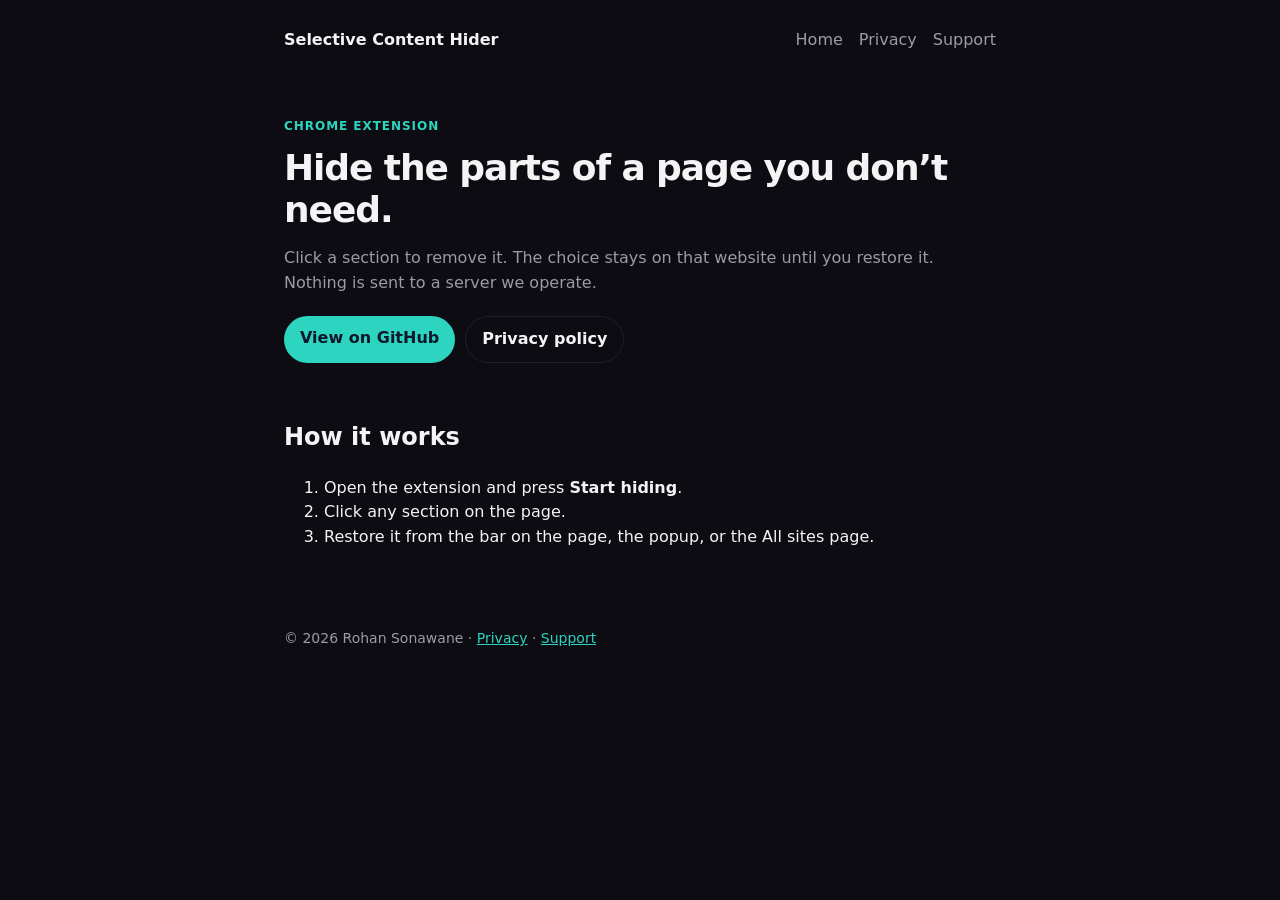
<file: docs/index.html>
<!DOCTYPE html>
<html lang="en">
<head>
  <meta charset="UTF-8">
  <meta name="viewport" content="width=device-width, initial-scale=1">
  <title>Selective Content Hider</title>
  <link rel="icon" href="favicon.png" type="image/png">
  <link rel="stylesheet" href="site.css">
</head>
<body>
  <header class="nav">
    <a class="brand" href="./">Selective Content Hider</a>
    <nav>
      <a href="./">Home</a>
      <a href="privacy.html">Privacy</a>
      <a href="support.html">Support</a>
    </nav>
  </header>

  <main>
    <section class="hero">
      <p class="kicker">Chrome extension</p>
      <h1>Hide the parts of a page you don’t need.</h1>
      <p class="lead">Click a section to remove it. The choice stays on that website until you restore it. Nothing is sent to a server we operate.</p>
      <p class="actions">
        <a class="btn" href="https://github.com/rohansonawane/Selective-Content-Hider">View on GitHub</a>
        <a class="btn ghost" href="privacy.html">Privacy policy</a>
      </p>
    </section>

    <section>
      <h2>How it works</h2>
      <ol>
        <li>Open the extension and press <strong>Start hiding</strong>.</li>
        <li>Click any section on the page.</li>
        <li>Restore it from the bar on the page, the popup, or the All sites page.</li>
      </ol>
    </section>
  </main>

  <footer>
    <p>© 2026 Rohan Sonawane · <a href="privacy.html">Privacy</a> · <a href="support.html">Support</a></p>
  </footer>
</body>
</html>
</file>
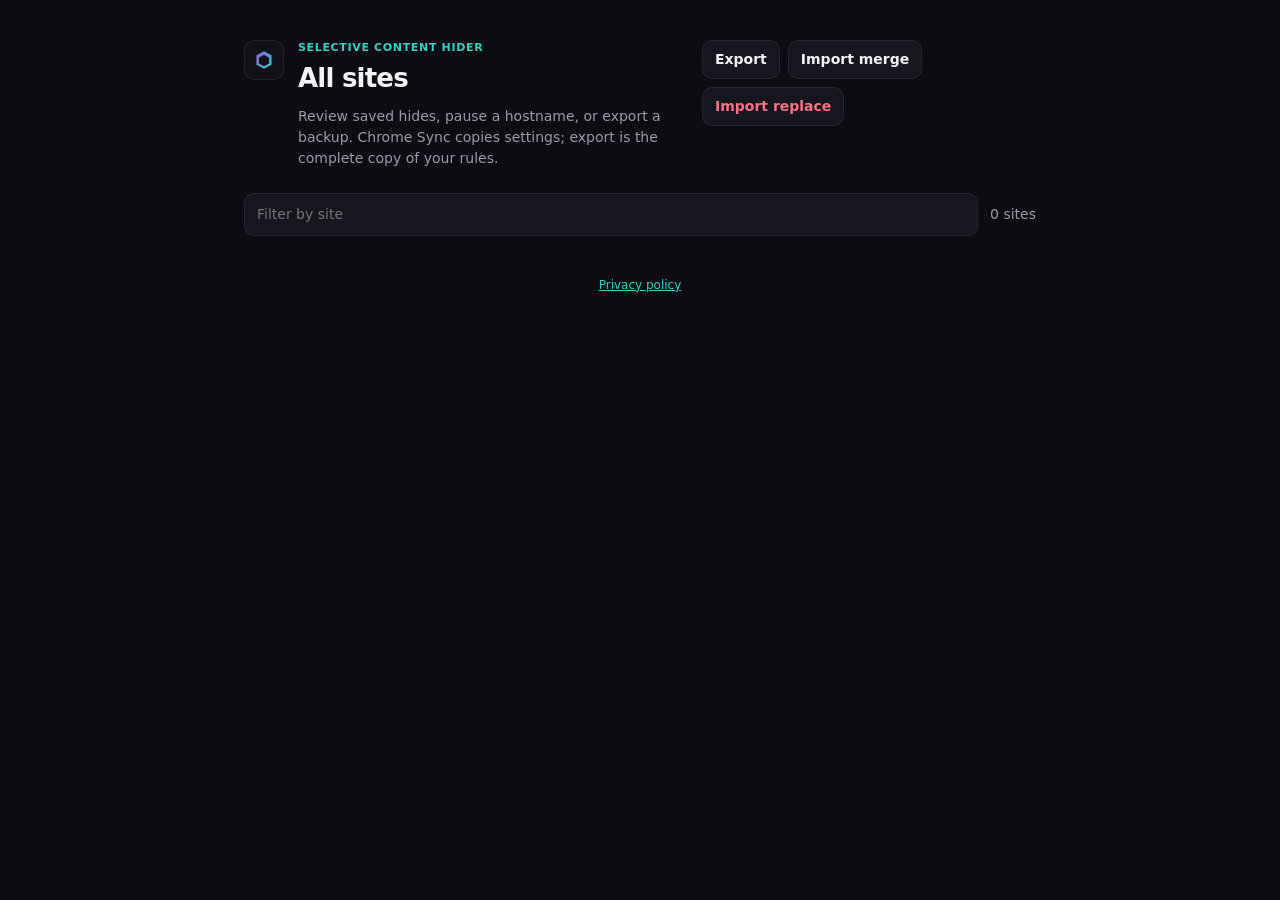
<file: options.html>
<!DOCTYPE html>
<html lang="en">
<head>
  <meta charset="UTF-8">
  <meta name="viewport" content="width=device-width, initial-scale=1">
  <title>All sites — Selective Content Hider</title>
  <link rel="stylesheet" href="options.css">
</head>
<body>
  <main class="wrap">
    <header class="top">
      <div class="brand-block">
        <div class="logo" aria-hidden="true">
          <svg viewBox="0 0 32 32" width="22" height="22">
            <defs>
              <linearGradient id="g" x1="4" y1="2" x2="28" y2="30" gradientUnits="userSpaceOnUse">
                <stop stop-color="#8b5cf6"/>
                <stop offset="1" stop-color="#2dd4bf"/>
              </linearGradient>
            </defs>
            <path fill="url(#g)" fill-rule="evenodd" d="M16 3.2 27 9.2v13.6L16 28.8 5 22.8V9.2L16 3.2Zm0 5.2 7.4 4.2v8.4L16 25.2l-7.4-4.2v-8.4L16 8.4Z"/>
          </svg>
        </div>
        <div>
          <p class="eyebrow">Selective Content Hider</p>
          <h1>All sites</h1>
          <p class="lead">Review saved hides, pause a hostname, or export a backup. Chrome Sync copies settings; export is the complete copy of your rules.</p>
        </div>
      </div>
      <div class="actions">
        <button type="button" class="btn" id="exportBtn">Export</button>
        <button type="button" class="btn" id="importMergeBtn">Import merge</button>
        <button type="button" class="btn danger" id="importReplaceBtn">Import replace</button>
        <input type="file" id="importFile" accept="application/json,.json" hidden>
      </div>
    </header>

    <p class="banner" id="banner" hidden></p>

    <section class="toolbar">
      <input type="search" id="search" placeholder="Filter by site" autocomplete="off">
      <span class="meta" id="summary">0 sites</span>
    </section>

    <div id="siteList" class="sites"></div>
    <p class="legal"><a href="https://rohansonawane.github.io/Selective-Content-Hider/privacy.html" target="_blank" rel="noopener">Privacy policy</a></p>
  </main>
  <script src="options.js"></script>
</body>
</html>
</file>
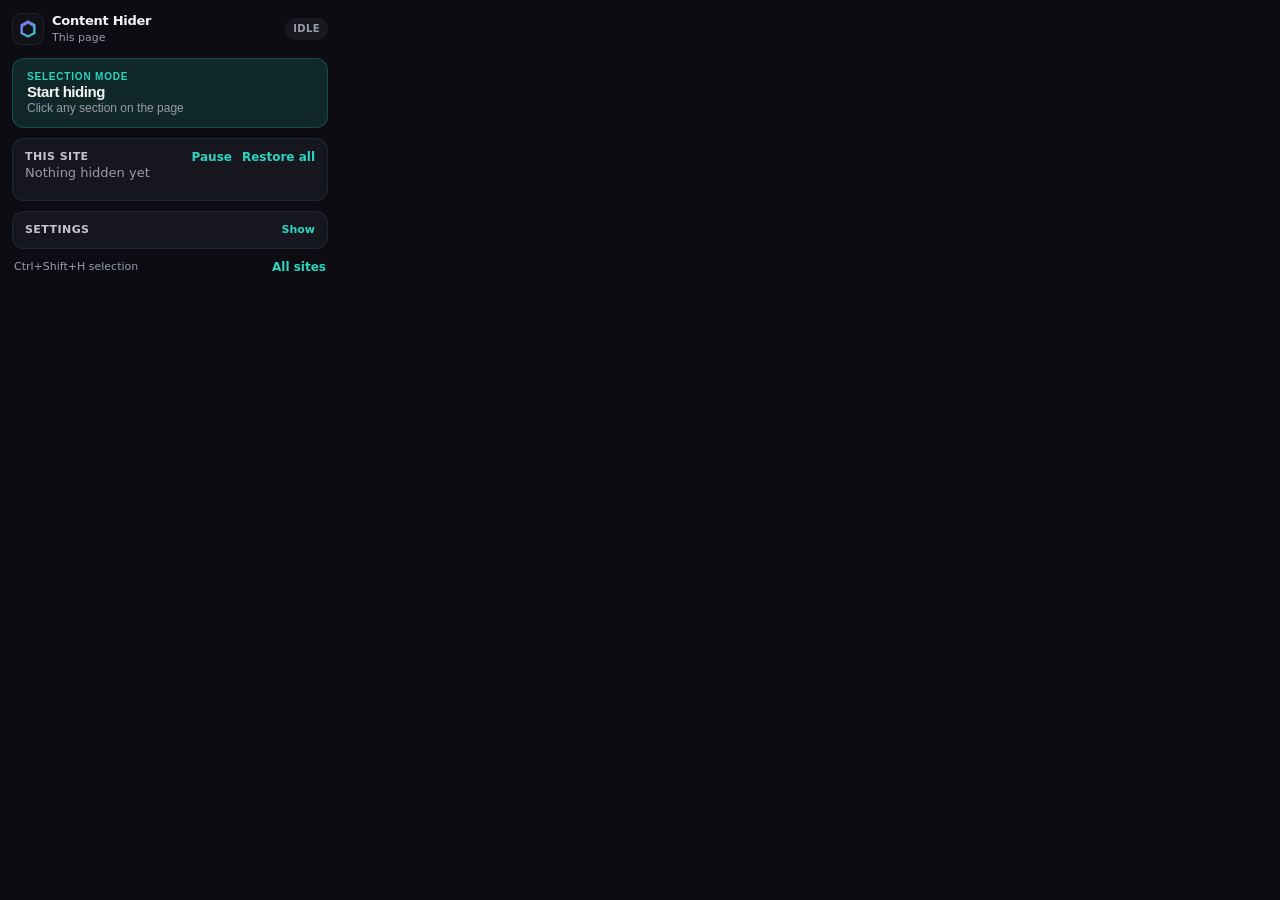
<file: popup.html>
<!DOCTYPE html>
<html lang="en">
<head>
  <meta charset="UTF-8">
  <title>Selective Content Hider</title>
  <link rel="stylesheet" href="popup.css">
</head>
<body>
  <header class="header">
    <div class="brand">
      <span class="logo" aria-hidden="true">
        <svg viewBox="0 0 32 32" width="22" height="22">
          <defs>
            <linearGradient id="g" x1="4" y1="2" x2="28" y2="30" gradientUnits="userSpaceOnUse">
              <stop stop-color="#8b5cf6"/>
              <stop offset="1" stop-color="#2dd4bf"/>
            </linearGradient>
          </defs>
          <path fill="url(#g)" fill-rule="evenodd" d="M16 3.2 27 9.2v13.6L16 28.8 5 22.8V9.2L16 3.2Zm0 5.2 7.4 4.2v8.4L16 25.2l-7.4-4.2v-8.4L16 8.4Z"/>
        </svg>
      </span>
      <div class="brand-copy">
        <h1>Content Hider</h1>
        <p class="site" id="siteLabel">This page</p>
      </div>
    </div>
    <span class="status" id="statusChip">Idle</span>
  </header>

  <button type="button" class="cta" id="toggle">
    <span class="cta-kicker" id="toggleKicker">Selection mode</span>
    <span class="cta-title" id="toggleTitle">Start hiding</span>
    <span class="cta-copy" id="toggleCopy">Click any section on the page</span>
  </button>

  <p class="notice hidden" id="notice"></p>
  <p class="notice notice-pause hidden" id="pauseNotice">Hides are paused. Saved rules stay; the page is shown in full.</p>

  <section class="panel">
    <div class="panel-head">
      <div>
        <h2>This site</h2>
        <p class="muted" id="countLabel">Nothing hidden yet</p>
      </div>
      <div class="panel-actions">
        <button type="button" class="text-btn" id="pause" disabled>Pause</button>
        <button type="button" class="text-btn" id="reset" disabled>Restore all</button>
      </div>
    </div>
    <div class="list" id="hiddenList"></div>
  </section>

  <details class="panel settings">
    <summary>Settings</summary>
    <label class="setting">
      <span>
        <strong>Hover highlight</strong>
        <small>Outline the section under your cursor</small>
      </span>
      <input type="checkbox" id="highlightToggle" checked>
    </label>
    <label class="setting">
      <span>
        <strong>Remember after reload</strong>
        <small>Keep items hidden the next time you visit</small>
      </span>
      <input type="checkbox" id="persistToggle" checked>
    </label>
    <label class="setting">
      <span>
        <strong>Hide similar items</strong>
        <small>Ask before hiding matching sections together</small>
      </span>
      <input type="checkbox" id="smartSelectToggle">
    </label>
    <label class="setting">
      <span>
        <strong>Restore stubs</strong>
        <small>Leave a restore bar where a section was</small>
      </span>
      <input type="checkbox" id="stubsToggle" checked>
    </label>
  </details>

  <footer class="footer">
    <span id="shortcutToggle">Ctrl+Shift+H</span>
    <button type="button" class="text-btn" id="openOptions">All sites</button>
  </footer>

  <script src="popup.js"></script>
</body>
</html>
</file>
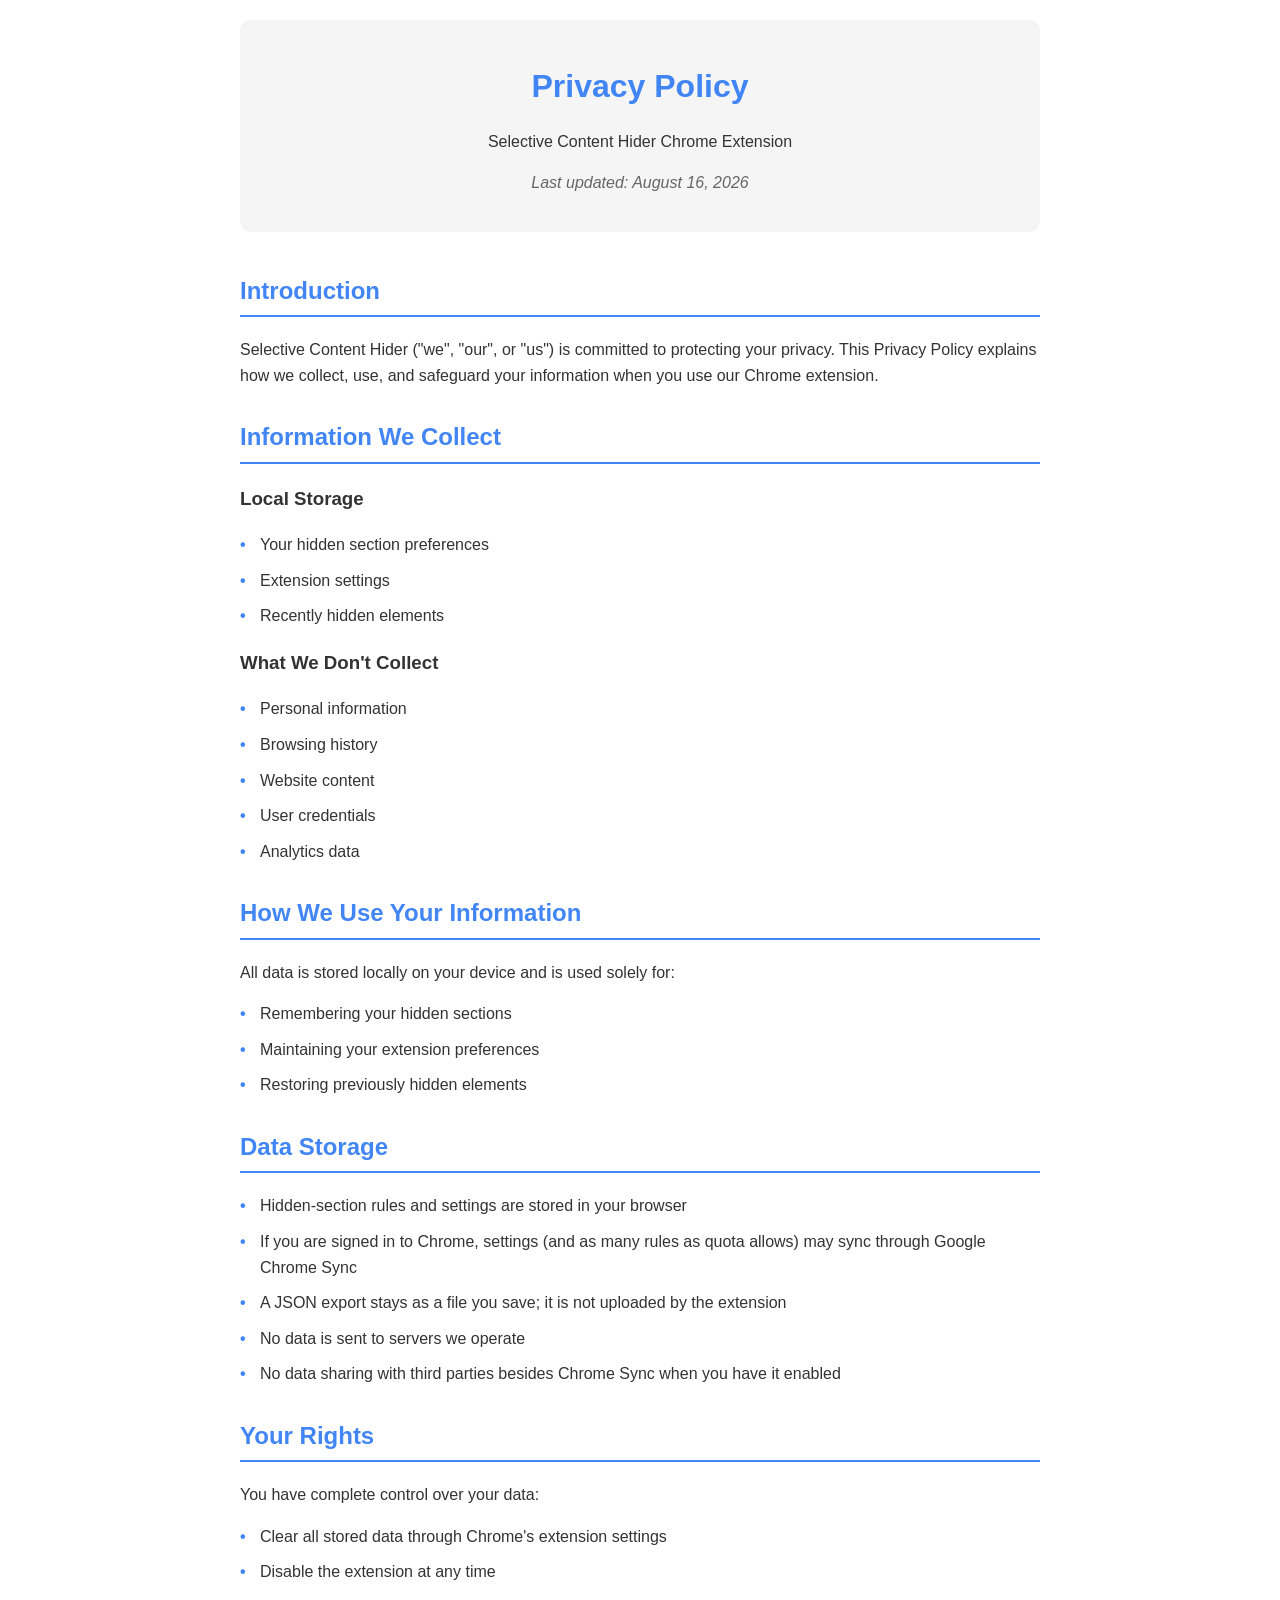
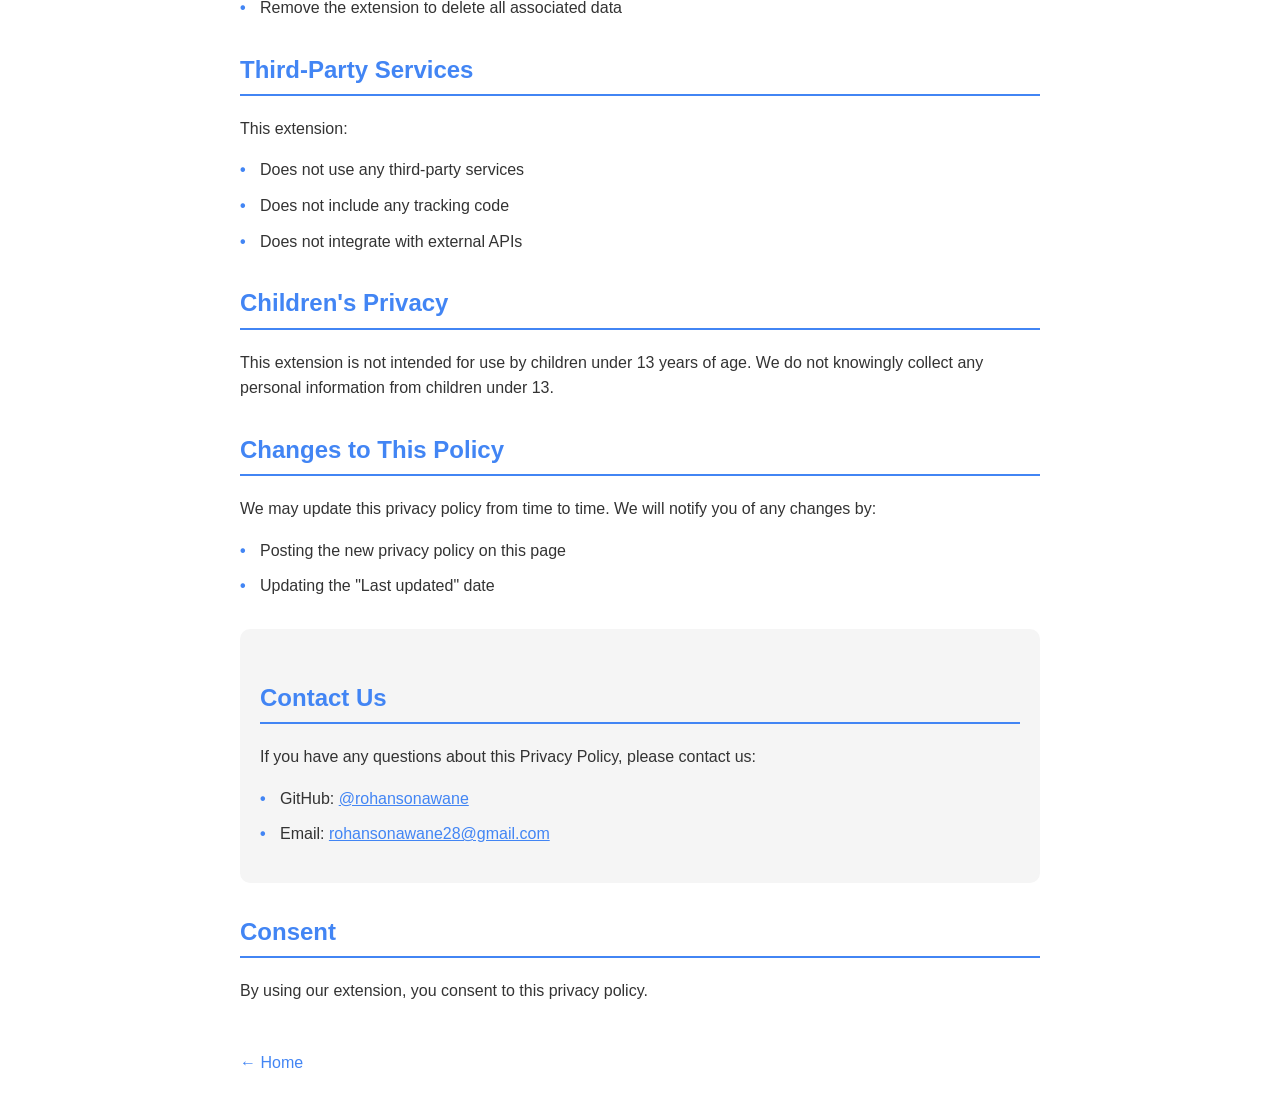
<file: privacy.html>
<!DOCTYPE html>
<html lang="en">
<head>
    <meta charset="UTF-8">
    <meta name="viewport" content="width=device-width, initial-scale=1.0">
    <title>Privacy Policy — Selective Content Hider</title>
    <style>
        :root {
            --primary-color: #4285F4;
            --text-color: #333;
            --bg-color: #fff;
            --secondary-bg: #f5f5f5;
        }

        body {
            font-family: -apple-system, BlinkMacSystemFont, 'Segoe UI', Roboto, Oxygen, Ubuntu, Cantarell, sans-serif;
            line-height: 1.6;
            color: var(--text-color);
            max-width: 800px;
            margin: 0 auto;
            padding: 20px;
            background-color: var(--bg-color);
        }

        header {
            text-align: center;
            margin-bottom: 40px;
            padding: 20px;
            background-color: var(--secondary-bg);
            border-radius: 10px;
        }

        h1 {
            color: var(--primary-color);
            margin-bottom: 10px;
        }

        h2 {
            color: var(--primary-color);
            margin-top: 30px;
            border-bottom: 2px solid var(--primary-color);
            padding-bottom: 5px;
        }

        .last-updated {
            color: #666;
            font-style: italic;
        }

        ul {
            list-style-type: none;
            padding-left: 20px;
        }

        li {
            margin-bottom: 10px;
            position: relative;
        }

        li:before {
            content: "•";
            color: var(--primary-color);
            font-weight: bold;
            position: absolute;
            left: -20px;
        }

        .contact-info {
            background-color: var(--secondary-bg);
            padding: 20px;
            border-radius: 10px;
            margin-top: 30px;
        }

        .back-link {
            display: inline-block;
            margin-top: 30px;
            color: var(--primary-color);
            text-decoration: none;
        }

        .back-link:hover {
            text-decoration: underline;
        }

        @media (prefers-color-scheme: dark) {
            :root {
                --text-color: #fff;
                --bg-color: #1a1a1a;
                --secondary-bg: #2d2d2d;
            }
        }
    </style>
</head>
<body>
    <header>
        <h1>Privacy Policy</h1>
        <p>Selective Content Hider Chrome Extension</p>
        <p class="last-updated">Last updated: August 16, 2026</p>
    </header>

    <main>
        <section>
            <h2>Introduction</h2>
            <p>Selective Content Hider ("we", "our", or "us") is committed to protecting your privacy. This Privacy Policy explains how we collect, use, and safeguard your information when you use our Chrome extension.</p>
        </section>

        <section>
            <h2>Information We Collect</h2>
            <h3>Local Storage</h3>
            <ul>
                <li>Your hidden section preferences</li>
                <li>Extension settings</li>
                <li>Recently hidden elements</li>
            </ul>

            <h3>What We Don't Collect</h3>
            <ul>
                <li>Personal information</li>
                <li>Browsing history</li>
                <li>Website content</li>
                <li>User credentials</li>
                <li>Analytics data</li>
            </ul>
        </section>

        <section>
            <h2>How We Use Your Information</h2>
            <p>All data is stored locally on your device and is used solely for:</p>
            <ul>
                <li>Remembering your hidden sections</li>
                <li>Maintaining your extension preferences</li>
                <li>Restoring previously hidden elements</li>
            </ul>
        </section>

        <section>
            <h2>Data Storage</h2>
            <ul>
                <li>Hidden-section rules and settings are stored in your browser</li>
                <li>If you are signed in to Chrome, settings (and as many rules as quota allows) may sync through Google Chrome Sync</li>
                <li>A JSON export stays as a file you save; it is not uploaded by the extension</li>
                <li>No data is sent to servers we operate</li>
                <li>No data sharing with third parties besides Chrome Sync when you have it enabled</li>
            </ul>
        </section>

        <section>
            <h2>Your Rights</h2>
            <p>You have complete control over your data:</p>
            <ul>
                <li>Clear all stored data through Chrome's extension settings</li>
                <li>Disable the extension at any time</li>
                <li>Remove the extension to delete all associated data</li>
            </ul>
        </section>

        <section>
            <h2>Third-Party Services</h2>
            <p>This extension:</p>
            <ul>
                <li>Does not use any third-party services</li>
                <li>Does not include any tracking code</li>
                <li>Does not integrate with external APIs</li>
            </ul>
        </section>

        <section>
            <h2>Children's Privacy</h2>
            <p>This extension is not intended for use by children under 13 years of age. We do not knowingly collect any personal information from children under 13.</p>
        </section>

        <section>
            <h2>Changes to This Policy</h2>
            <p>We may update this privacy policy from time to time. We will notify you of any changes by:</p>
            <ul>
                <li>Posting the new privacy policy on this page</li>
                <li>Updating the "Last updated" date</li>
            </ul>
        </section>

        <section class="contact-info">
            <h2>Contact Us</h2>
            <p>If you have any questions about this Privacy Policy, please contact us:</p>
            <ul>
                <li>GitHub: <a href="https://github.com/rohansonawane" style="color: var(--primary-color);">@rohansonawane</a></li>
                <li>Email: <a href="mailto:rohansonawane28@gmail.com" style="color: var(--primary-color);">rohansonawane28@gmail.com</a></li>
            </ul>
        </section>

        <section>
            <h2>Consent</h2>
            <p>By using our extension, you consent to this privacy policy.</p>
        </section>
    </main>

    <a href="https://rohansonawane.github.io/Selective-Content-Hider/" class="back-link">← Home</a>
</body>
</html>
</file>
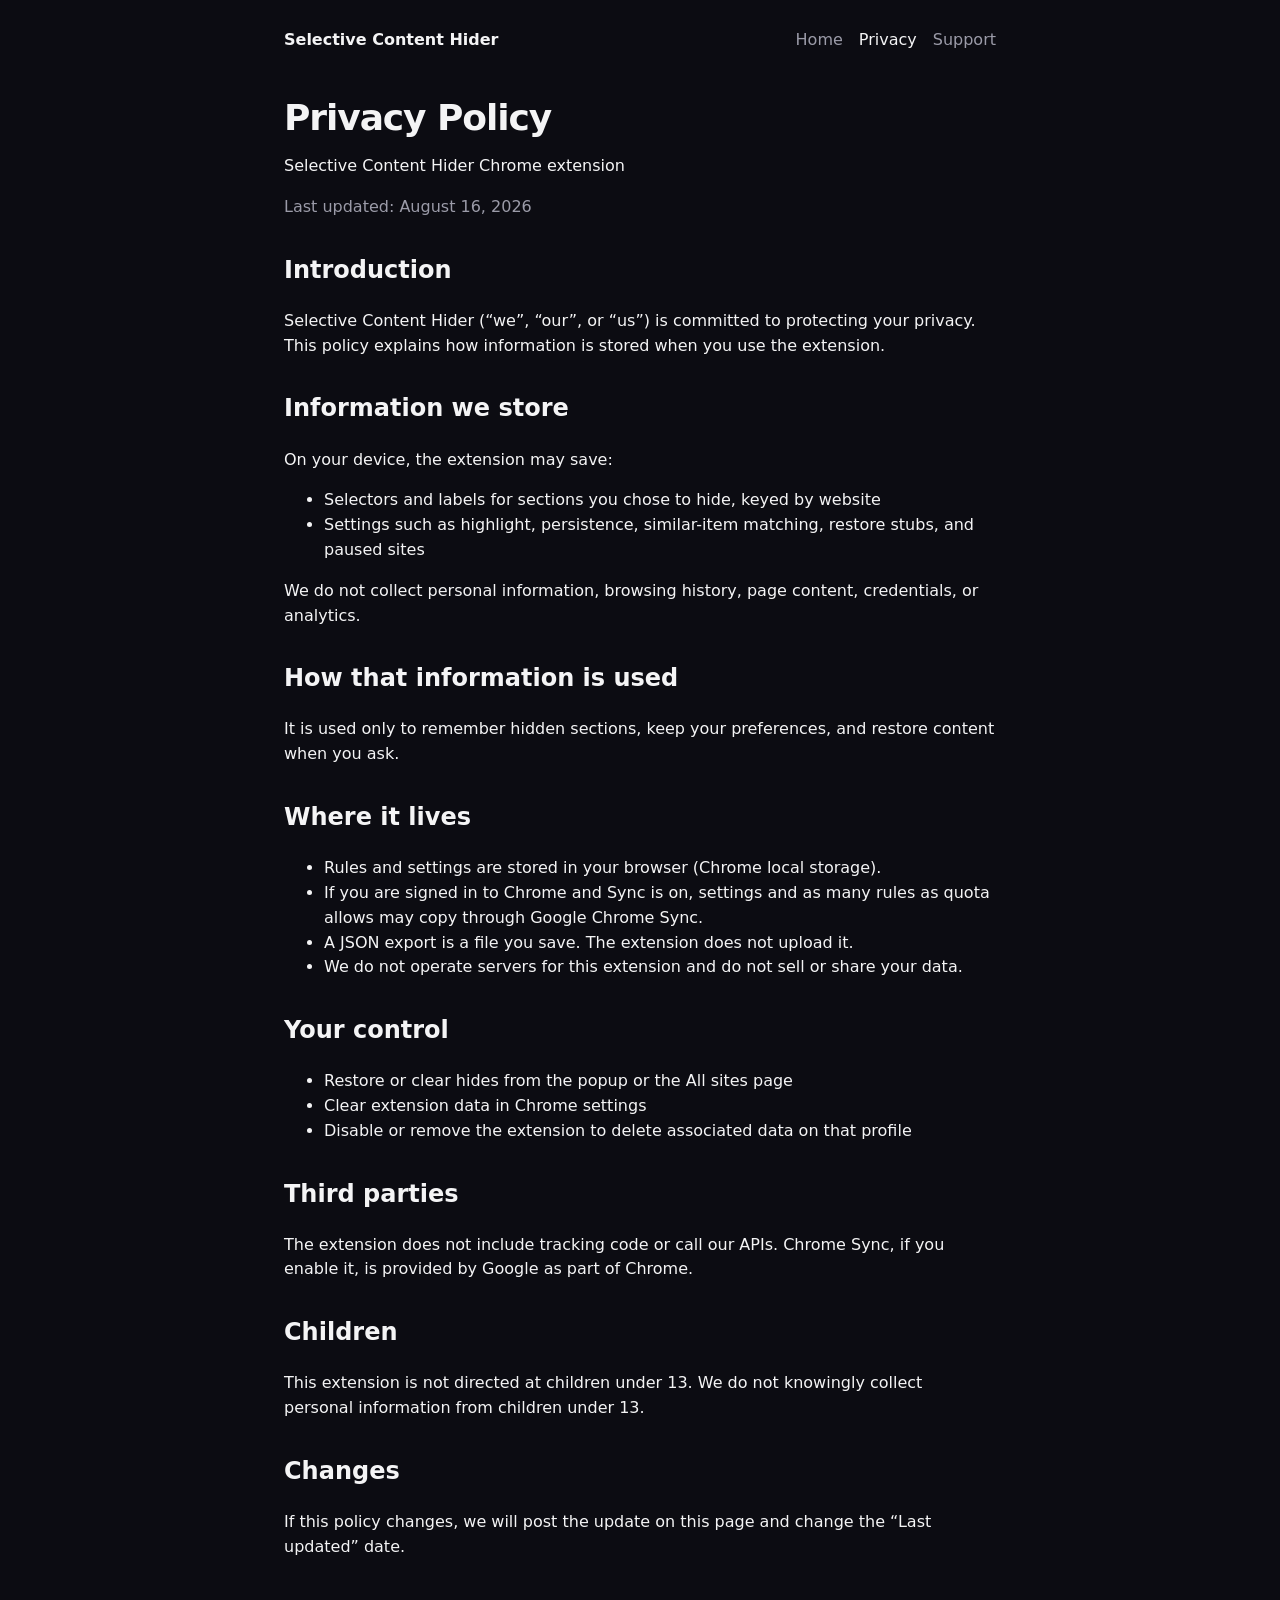
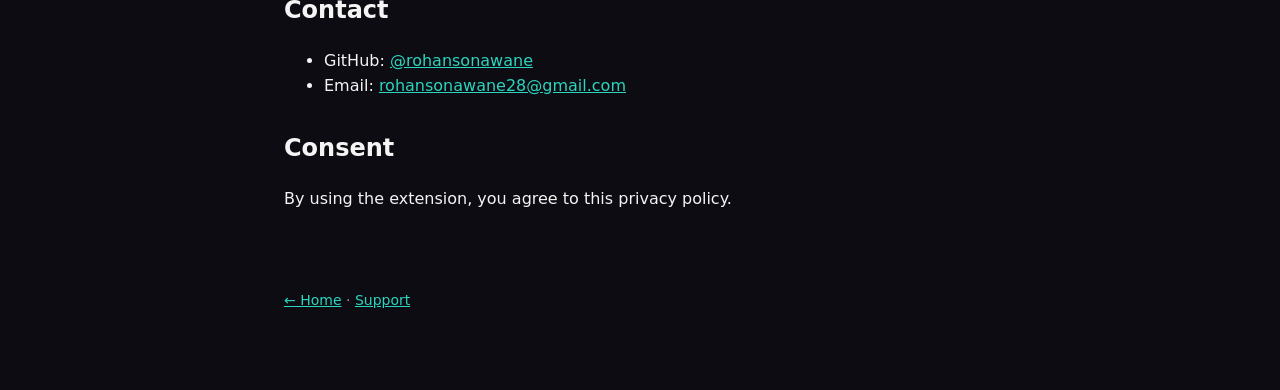
<file: docs/privacy.html>
<!DOCTYPE html>
<html lang="en">
<head>
  <meta charset="UTF-8">
  <meta name="viewport" content="width=device-width, initial-scale=1">
  <title>Privacy Policy — Selective Content Hider</title>
  <link rel="icon" href="favicon.png" type="image/png">
  <link rel="stylesheet" href="site.css">
</head>
<body>
  <header class="nav">
    <a class="brand" href="./">Selective Content Hider</a>
    <nav>
      <a href="./">Home</a>
      <a href="privacy.html" aria-current="page">Privacy</a>
      <a href="support.html">Support</a>
    </nav>
  </header>

  <main>
    <header class="page-head">
      <h1>Privacy Policy</h1>
      <p>Selective Content Hider Chrome extension</p>
      <p class="meta">Last updated: August 16, 2026</p>
    </header>

    <section>
      <h2>Introduction</h2>
      <p>Selective Content Hider (“we”, “our”, or “us”) is committed to protecting your privacy. This policy explains how information is stored when you use the extension.</p>
    </section>

    <section>
      <h2>Information we store</h2>
      <p>On your device, the extension may save:</p>
      <ul>
        <li>Selectors and labels for sections you chose to hide, keyed by website</li>
        <li>Settings such as highlight, persistence, similar-item matching, restore stubs, and paused sites</li>
      </ul>
      <p>We do not collect personal information, browsing history, page content, credentials, or analytics.</p>
    </section>

    <section>
      <h2>How that information is used</h2>
      <p>It is used only to remember hidden sections, keep your preferences, and restore content when you ask.</p>
    </section>

    <section>
      <h2>Where it lives</h2>
      <ul>
        <li>Rules and settings are stored in your browser (Chrome local storage).</li>
        <li>If you are signed in to Chrome and Sync is on, settings and as many rules as quota allows may copy through Google Chrome Sync.</li>
        <li>A JSON export is a file you save. The extension does not upload it.</li>
        <li>We do not operate servers for this extension and do not sell or share your data.</li>
      </ul>
    </section>

    <section>
      <h2>Your control</h2>
      <ul>
        <li>Restore or clear hides from the popup or the All sites page</li>
        <li>Clear extension data in Chrome settings</li>
        <li>Disable or remove the extension to delete associated data on that profile</li>
      </ul>
    </section>

    <section>
      <h2>Third parties</h2>
      <p>The extension does not include tracking code or call our APIs. Chrome Sync, if you enable it, is provided by Google as part of Chrome.</p>
    </section>

    <section>
      <h2>Children</h2>
      <p>This extension is not directed at children under 13. We do not knowingly collect personal information from children under 13.</p>
    </section>

    <section>
      <h2>Changes</h2>
      <p>If this policy changes, we will post the update on this page and change the “Last updated” date.</p>
    </section>

    <section>
      <h2>Contact</h2>
      <ul>
        <li>GitHub: <a href="https://github.com/rohansonawane">@rohansonawane</a></li>
        <li>Email: <a href="mailto:rohansonawane28@gmail.com">rohansonawane28@gmail.com</a></li>
      </ul>
    </section>

    <section>
      <h2>Consent</h2>
      <p>By using the extension, you agree to this privacy policy.</p>
    </section>
  </main>

  <footer>
    <p><a href="./">← Home</a> · <a href="support.html">Support</a></p>
  </footer>
</body>
</html>
</file>
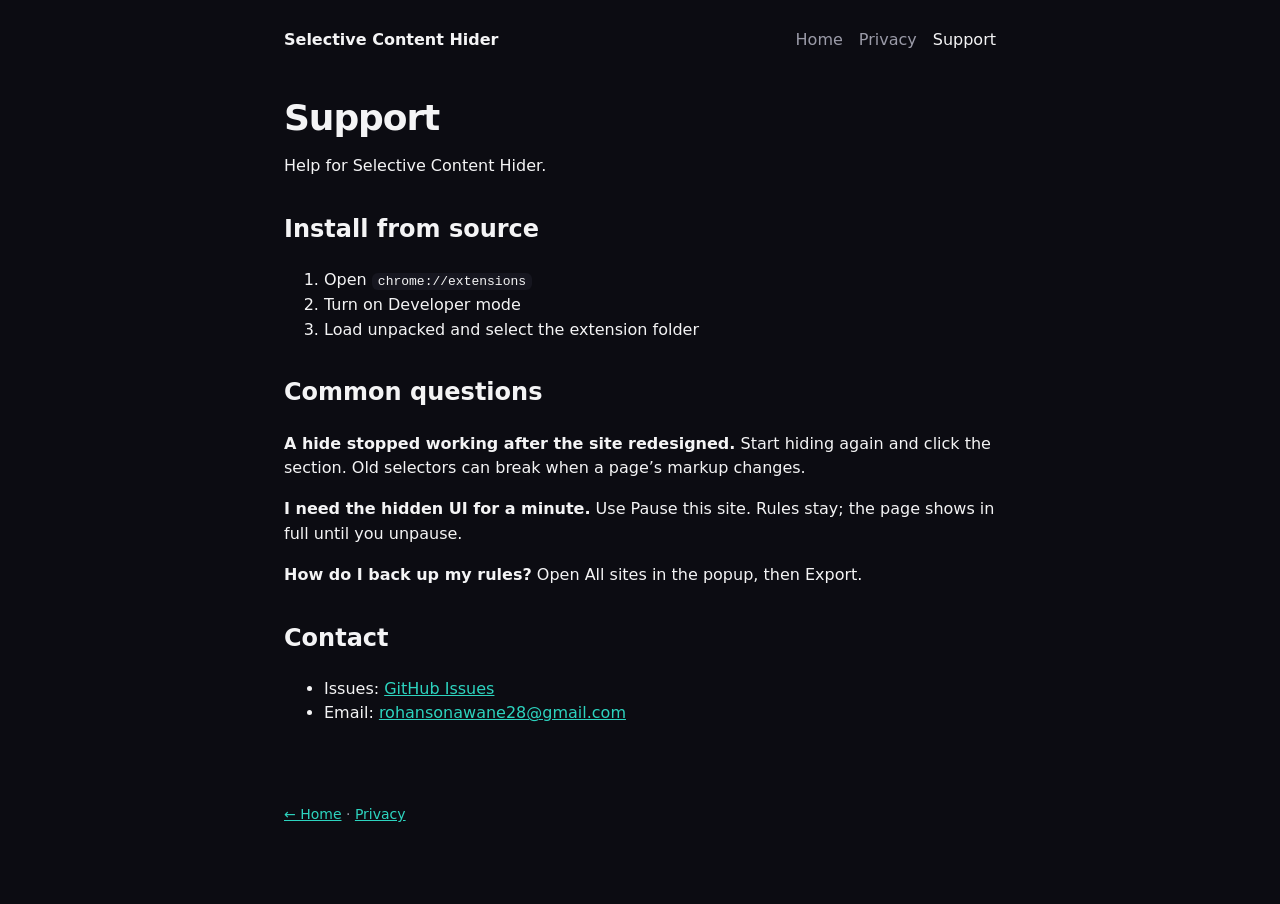
<file: docs/support.html>
<!DOCTYPE html>
<html lang="en">
<head>
  <meta charset="UTF-8">
  <meta name="viewport" content="width=device-width, initial-scale=1">
  <title>Support — Selective Content Hider</title>
  <link rel="icon" href="favicon.png" type="image/png">
  <link rel="stylesheet" href="site.css">
</head>
<body>
  <header class="nav">
    <a class="brand" href="./">Selective Content Hider</a>
    <nav>
      <a href="./">Home</a>
      <a href="privacy.html">Privacy</a>
      <a href="support.html" aria-current="page">Support</a>
    </nav>
  </header>

  <main>
    <header class="page-head">
      <h1>Support</h1>
      <p>Help for Selective Content Hider.</p>
    </header>

    <section>
      <h2>Install from source</h2>
      <ol>
        <li>Open <code>chrome://extensions</code></li>
        <li>Turn on Developer mode</li>
        <li>Load unpacked and select the extension folder</li>
      </ol>
    </section>

    <section>
      <h2>Common questions</h2>
      <p><strong>A hide stopped working after the site redesigned.</strong> Start hiding again and click the section. Old selectors can break when a page’s markup changes.</p>
      <p><strong>I need the hidden UI for a minute.</strong> Use Pause this site. Rules stay; the page shows in full until you unpause.</p>
      <p><strong>How do I back up my rules?</strong> Open All sites in the popup, then Export.</p>
    </section>

    <section>
      <h2>Contact</h2>
      <ul>
        <li>Issues: <a href="https://github.com/rohansonawane/Selective-Content-Hider/issues">GitHub Issues</a></li>
        <li>Email: <a href="mailto:rohansonawane28@gmail.com">rohansonawane28@gmail.com</a></li>
      </ul>
    </section>
  </main>

  <footer>
    <p><a href="./">← Home</a> · <a href="privacy.html">Privacy</a></p>
  </footer>
</body>
</html>
</file>
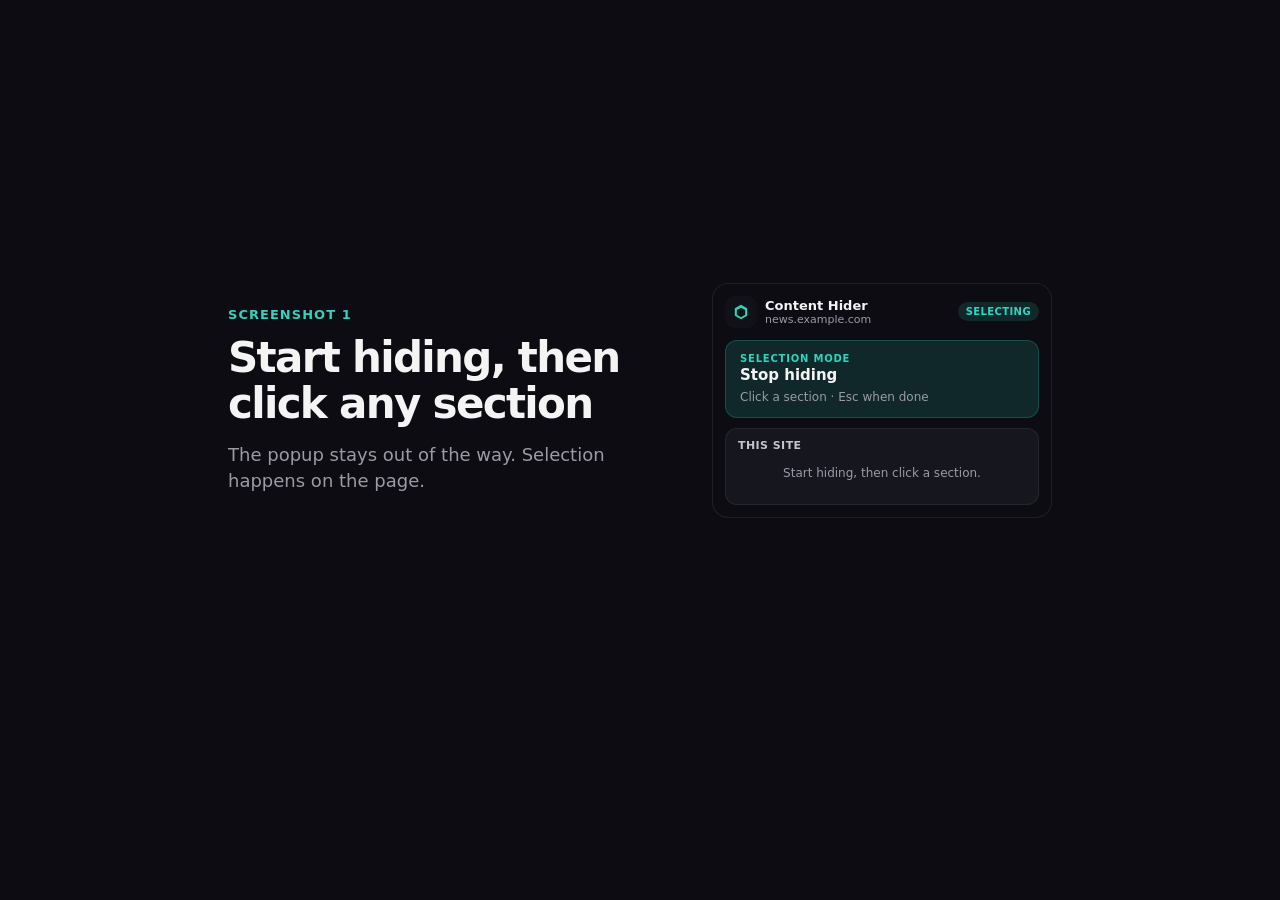
<file: store/mocks/01-start.html>
<!DOCTYPE html>
<html lang="en">
<head>
  <meta charset="UTF-8">
  <style>
    html, body { margin: 0; height: 100%; }
    body {
      width: 1280px; height: 800px;
      display: flex; align-items: center; justify-content: center; gap: 64px;
      background: #0c0c12;
      font-family: ui-sans-serif, system-ui, sans-serif;
      color: #f4f4f5;
    }
    .copy { width: 420px; }
    .kicker { color: #2dd4bf; font-size: 13px; font-weight: 700; letter-spacing: .08em; text-transform: uppercase; margin: 0 0 10px; }
    h1 { font-size: 42px; letter-spacing: -.04em; line-height: 1.1; margin: 0 0 14px; }
    p { margin: 0; color: #9b9ba8; font-size: 18px; line-height: 1.45; }
    .phone {
      width: 340px; background: #0c0c12; border: 1px solid rgba(255,255,255,.08);
      border-radius: 16px; padding: 12px; box-sizing: border-box;
    }
    .row { display: flex; justify-content: space-between; align-items: center; margin-bottom: 12px; }
    .brand { display: flex; gap: 8px; align-items: center; }
    .logo { width: 32px; height: 32px; border-radius: 9px; background: #111118; display: grid; place-items: center; }
    .name { font-size: 13px; font-weight: 650; }
    .site { font-size: 11px; color: #9b9ba8; }
    .chip { font-size: 10px; font-weight: 700; letter-spacing: .04em; text-transform: uppercase; padding: 4px 8px; border-radius: 999px; background: rgba(45,212,191,.14); color: #2dd4bf; }
    .cta { border: 1px solid rgba(45,212,191,.22); background: rgba(45,212,191,.14); border-radius: 12px; padding: 12px 14px; }
    .cta small { display: block; color: #2dd4bf; font-size: 10px; font-weight: 700; letter-spacing: .08em; text-transform: uppercase; }
    .cta b { display: block; font-size: 15px; margin: 2px 0; }
    .cta span { color: #9b9ba8; font-size: 12px; }
    .panel { margin-top: 10px; background: #16161f; border: 1px solid rgba(255,255,255,.07); border-radius: 12px; padding: 10px 12px; }
    .panel h2 { margin: 0; font-size: 11px; letter-spacing: .04em; text-transform: uppercase; color: #c4c4ce; }
    .empty { text-align: center; color: #9b9ba8; font-size: 12px; padding: 14px 6px; }
  </style>
</head>
<body>
  <div class="copy">
    <p class="kicker">Screenshot 1</p>
    <h1>Start hiding, then click any section</h1>
    <p>The popup stays out of the way. Selection happens on the page.</p>
  </div>
  <div class="phone">
    <div class="row">
      <div class="brand">
        <div class="logo"><svg viewBox="0 0 32 32" width="18" height="18"><path fill="#2dd4bf" fill-rule="evenodd" d="M16 3.2 27 9.2v13.6L16 28.8 5 22.8V9.2L16 3.2Zm0 5.2 7.4 4.2v8.4L16 25.2l-7.4-4.2v-8.4L16 8.4Z"/></svg></div>
        <div><div class="name">Content Hider</div><div class="site">news.example.com</div></div>
      </div>
      <span class="chip">Selecting</span>
    </div>
    <div class="cta">
      <small>Selection mode</small>
      <b>Stop hiding</b>
      <span>Click a section · Esc when done</span>
    </div>
    <div class="panel">
      <h2>This site</h2>
      <div class="empty">Start hiding, then click a section.</div>
    </div>
  </div>
</body>
</html>
</file>
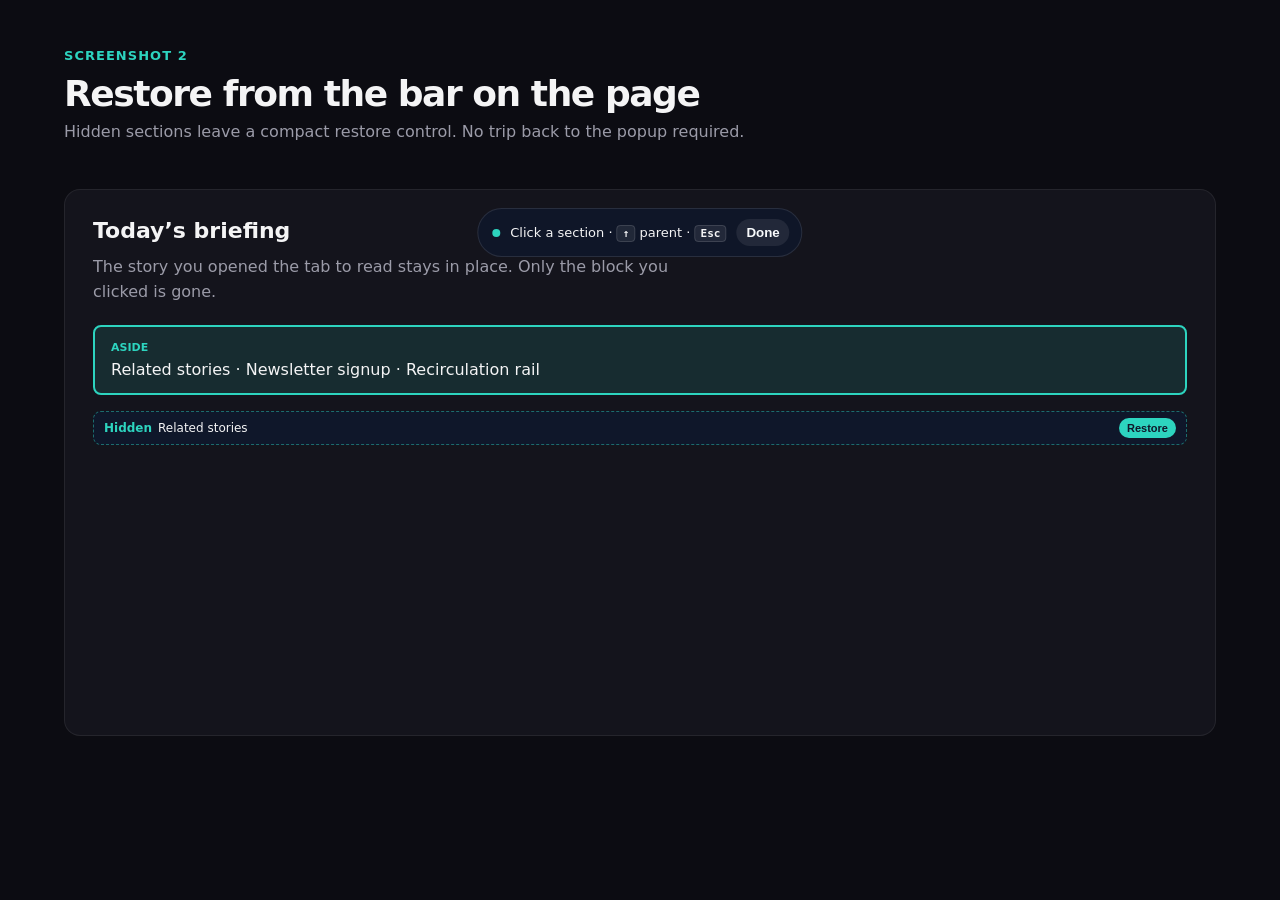
<file: store/mocks/02-restore.html>
<!DOCTYPE html>
<html lang="en">
<head>
  <meta charset="UTF-8">
  <style>
    html, body { margin: 0; height: 100%; }
    body {
      width: 1280px; height: 800px;
      display: flex; flex-direction: column;
      background: #0c0c12;
      font-family: ui-sans-serif, system-ui, sans-serif;
      color: #f4f4f5;
    }
    .top {
      padding: 48px 64px 24px;
    }
    .kicker { color: #2dd4bf; font-size: 13px; font-weight: 700; letter-spacing: .08em; text-transform: uppercase; margin: 0 0 10px; }
    h1 { font-size: 36px; letter-spacing: -.04em; margin: 0 0 8px; }
    p { margin: 0; color: #9b9ba8; font-size: 16px; }
    .page {
      margin: 24px 64px 64px;
      flex: 1;
      background: #14141c;
      border: 1px solid rgba(255,255,255,.07);
      border-radius: 16px;
      padding: 28px;
      position: relative;
    }
    .article h2 { margin: 0 0 12px; font-size: 22px; }
    .article p { max-width: 62ch; line-height: 1.55; }
    .hud {
      position: absolute; left: 50%; top: 18px; transform: translateX(-50%);
      display: flex; gap: 10px; align-items: center;
      background: rgba(15,23,42,.94); border: 1px solid rgba(255,255,255,.1);
      border-radius: 999px; padding: 10px 12px 10px 14px; font-size: 13px;
    }
    .dot { width: 8px; height: 8px; border-radius: 50%; background: #2dd4bf; }
    kbd { font: 600 11px ui-monospace, monospace; background: rgba(255,255,255,.08); border: 1px solid rgba(255,255,255,.12); border-radius: 4px; padding: 1px 5px; }
    .hud button { border: 0; border-radius: 999px; padding: 6px 10px; background: rgba(255,255,255,.08); color: #f8fafc; font-weight: 600; }
    .box {
      margin-top: 20px; border: 2px solid #2dd4bf; background: rgba(45,212,191,.12);
      border-radius: 8px; padding: 14px 16px;
    }
    .label { font-size: 11px; font-weight: 700; color: #2dd4bf; margin-bottom: 6px; }
    .stub {
      margin-top: 16px; display: flex; align-items: center; gap: 8px;
      padding: 6px 10px; border: 1px dashed rgba(45,212,191,.45); border-radius: 8px;
      background: #0f172a; font-size: 12px;
    }
    .stub b { color: #2dd4bf; margin-right: 6px; }
    .stub button { margin-left: auto; border: 0; border-radius: 999px; padding: 4px 8px; background: #2dd4bf; color: #0f172a; font-weight: 700; font-size: 11px; }
  </style>
</head>
<body>
  <div class="top">
    <p class="kicker">Screenshot 2</p>
    <h1>Restore from the bar on the page</h1>
    <p>Hidden sections leave a compact restore control. No trip back to the popup required.</p>
  </div>
  <div class="page">
    <div class="hud">
      <span class="dot"></span>
      <span>Click a section · <kbd>↑</kbd> parent · <kbd>Esc</kbd></span>
      <button type="button">Done</button>
    </div>
    <div class="article">
      <h2>Today’s briefing</h2>
      <p>The story you opened the tab to read stays in place. Only the block you clicked is gone.</p>
      <div class="box">
        <div class="label">ASIDE</div>
        Related stories · Newsletter signup · Recirculation rail
      </div>
      <div class="stub">
        <span><b>Hidden</b>Related stories</span>
        <button type="button">Restore</button>
      </div>
    </div>
  </div>
</body>
</html>
</file>
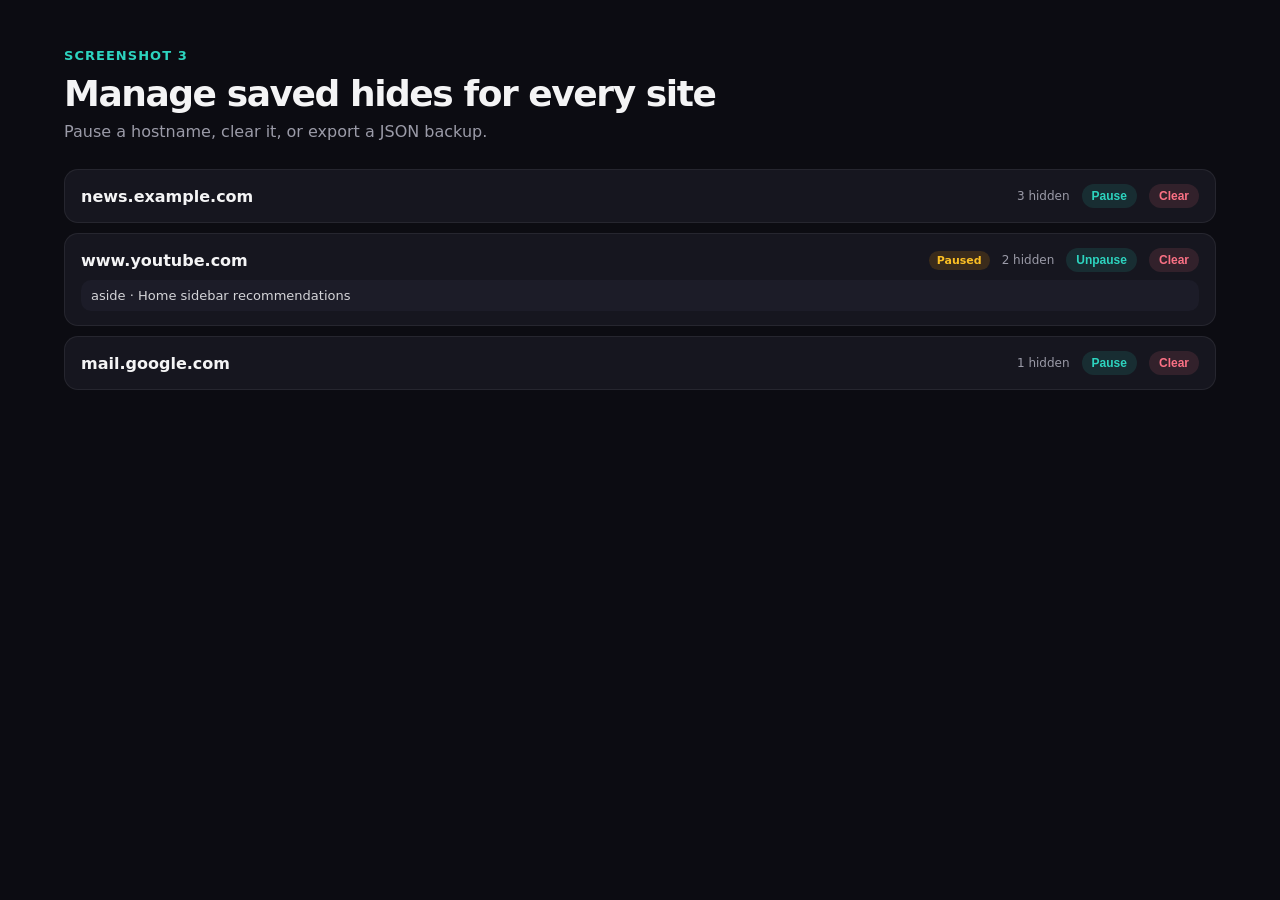
<file: store/mocks/03-sites.html>
<!DOCTYPE html>
<html lang="en">
<head>
  <meta charset="UTF-8">
  <style>
    html, body { margin: 0; height: 100%; }
    body {
      width: 1280px; height: 800px;
      background: #0c0c12;
      font-family: ui-sans-serif, system-ui, sans-serif;
      color: #f4f4f5;
      padding: 48px 64px;
      box-sizing: border-box;
    }
    .kicker { color: #2dd4bf; font-size: 13px; font-weight: 700; letter-spacing: .08em; text-transform: uppercase; margin: 0 0 10px; }
    h1 { font-size: 36px; letter-spacing: -.04em; margin: 0 0 8px; }
    .sub { margin: 0 0 28px; color: #9b9ba8; font-size: 16px; }
    .card { background: #16161f; border: 1px solid rgba(255,255,255,.07); border-radius: 14px; padding: 14px 16px; margin-bottom: 10px; display: flex; align-items: center; gap: 12px; }
    .host { font-weight: 700; flex: 1; }
    .count { color: #9b9ba8; font-size: 12px; }
    .pill { font-size: 11px; font-weight: 700; padding: 3px 8px; border-radius: 999px; background: rgba(245,158,11,.16); color: #fbbf24; }
    .btn { border: 0; background: rgba(45,212,191,.12); color: #2dd4bf; font-weight: 700; font-size: 12px; border-radius: 999px; padding: 5px 10px; }
    .danger { background: rgba(251,113,133,.12); color: #fb7185; }
    .item { margin-top: 8px; background: #1c1c28; border-radius: 10px; padding: 8px 10px; font-size: 13px; color: #d4d4d8; }
  </style>
</head>
<body>
  <p class="kicker">Screenshot 3</p>
  <h1>Manage saved hides for every site</h1>
  <p class="sub">Pause a hostname, clear it, or export a JSON backup.</p>
  <div class="card">
    <div class="host">news.example.com</div>
    <span class="count">3 hidden</span>
    <button class="btn" type="button">Pause</button>
    <button class="btn danger" type="button">Clear</button>
  </div>
  <div class="card" style="display:block">
    <div style="display:flex;align-items:center;gap:12px">
      <div class="host">www.youtube.com</div>
      <span class="pill">Paused</span>
      <span class="count">2 hidden</span>
      <button class="btn" type="button">Unpause</button>
      <button class="btn danger" type="button">Clear</button>
    </div>
    <div class="item">aside · Home sidebar recommendations</div>
  </div>
  <div class="card">
    <div class="host">mail.google.com</div>
    <span class="count">1 hidden</span>
    <button class="btn" type="button">Pause</button>
    <button class="btn danger" type="button">Clear</button>
  </div>
</body>
</html>
</file>
<file: docs/site.css>
:root {
  --bg: #0c0c12;
  --panel: #16161f;
  --text: #f4f4f5;
  --muted: #9b9ba8;
  --teal: #2dd4bf;
  --line: rgba(255, 255, 255, 0.08);
}

* { box-sizing: border-box; }

body {
  margin: 0;
  font: 16px/1.55 ui-sans-serif, system-ui, -apple-system, "Segoe UI", sans-serif;
  color: var(--text);
  background: var(--bg);
}

a { color: var(--teal); }

.nav, main, footer {
  max-width: 760px;
  margin: 0 auto;
  padding: 0 24px;
}

.nav {
  display: flex;
  justify-content: space-between;
  align-items: center;
  padding-top: 28px;
  padding-bottom: 28px;
}

.brand {
  color: var(--text);
  font-weight: 700;
  text-decoration: none;
}

nav { display: flex; gap: 16px; }
nav a { color: var(--muted); text-decoration: none; }
nav a[aria-current="page"], nav a:hover { color: var(--text); }

.hero { padding: 24px 0 8px; }
.kicker {
  color: var(--teal);
  font-size: 12px;
  font-weight: 700;
  letter-spacing: 0.08em;
  text-transform: uppercase;
}
h1 { font-size: 36px; letter-spacing: -0.03em; line-height: 1.15; margin: 8px 0 12px; }
h2 { margin-top: 32px; }
.lead, .meta { color: var(--muted); }
.page-head { padding-top: 8px; }

.actions { display: flex; gap: 10px; flex-wrap: wrap; margin-top: 20px; }

.btn {
  display: inline-block;
  background: var(--teal);
  color: #0f172a;
  text-decoration: none;
  font-weight: 700;
  border-radius: 999px;
  padding: 10px 16px;
}

.btn.ghost {
  background: transparent;
  color: var(--text);
  border: 1px solid var(--line);
}

code {
  font: 13px ui-monospace, SFMono-Regular, Menlo, monospace;
  background: var(--panel);
  padding: 1px 6px;
  border-radius: 6px;
}

footer {
  color: var(--muted);
  font-size: 14px;
  padding: 48px 24px 64px;
}

@media (max-width: 640px) {
  h1 { font-size: 28px; }
  .nav { flex-direction: column; align-items: flex-start; gap: 12px; }
}
</file>
<file: options.css>
:root {
  --bg: #0c0c12;
  --panel: #16161f;
  --panel-2: #1c1c28;
  --line: rgba(255, 255, 255, 0.07);
  --text: #f4f4f5;
  --muted: #9b9ba8;
  --teal: #2dd4bf;
  --purple: #8b5cf6;
  --danger: #fb7185;
}

* { box-sizing: border-box; }

body {
  margin: 0;
  min-height: 100vh;
  font: 14px/1.5 ui-sans-serif, system-ui, -apple-system, "Segoe UI", sans-serif;
  color: var(--text);
  background: var(--bg);
}

.wrap {
  max-width: 840px;
  margin: 0 auto;
  padding: 40px 24px 80px;
}

.top {
  display: flex;
  justify-content: space-between;
  gap: 24px;
  align-items: flex-start;
  margin-bottom: 24px;
}

.brand-block {
  display: flex;
  gap: 14px;
  align-items: flex-start;
}

.logo {
  display: grid;
  place-items: center;
  width: 40px;
  height: 40px;
  border-radius: 11px;
  background: #111118;
  border: 1px solid var(--line);
  flex-shrink: 0;
}

.eyebrow {
  margin: 0 0 2px;
  font-size: 11px;
  font-weight: 700;
  letter-spacing: 0.06em;
  text-transform: uppercase;
  color: var(--teal);
}

h1 { margin: 0 0 8px; font-size: 26px; letter-spacing: -0.03em; }
.lead { margin: 0; color: var(--muted); max-width: 48ch; }

.actions { display: flex; flex-wrap: wrap; gap: 8px; }

.btn {
  appearance: none;
  border: 1px solid var(--line);
  background: var(--panel);
  color: var(--text);
  font: inherit;
  font-weight: 600;
  border-radius: 10px;
  padding: 8px 12px;
  cursor: pointer;
}

.btn:hover { background: var(--panel-2); }
.btn.danger { color: var(--danger); }

.banner {
  padding: 10px 12px;
  border-radius: 10px;
  background: rgba(45, 212, 191, 0.12);
  color: #99f6e4;
  margin: 0 0 16px;
}

.banner.error {
  background: rgba(251, 113, 133, 0.12);
  color: #fecdd3;
}

.toolbar {
  display: flex;
  align-items: center;
  gap: 12px;
  margin-bottom: 16px;
}

input[type="search"] {
  flex: 1;
  min-width: 0;
  appearance: none;
  border: 1px solid var(--line);
  background: var(--panel);
  color: var(--text);
  border-radius: 10px;
  padding: 10px 12px;
  font: inherit;
}

.meta { color: var(--muted); white-space: nowrap; }

.sites { display: flex; flex-direction: column; gap: 10px; }

.site {
  background: var(--panel);
  border: 1px solid var(--line);
  border-radius: 14px;
  padding: 14px;
}

.site-head {
  display: flex;
  align-items: center;
  gap: 12px;
}

.site-head h2 {
  margin: 0;
  font-size: 14px;
  font-weight: 700;
  flex: 1;
  min-width: 0;
  overflow: hidden;
  text-overflow: ellipsis;
}

.count {
  color: var(--muted);
  font-size: 12px;
}

.pill {
  font-size: 11px;
  font-weight: 700;
  padding: 3px 8px;
  border-radius: 999px;
  background: rgba(245, 158, 11, 0.16);
  color: #fbbf24;
}

.site-head button {
  appearance: none;
  border: 0;
  background: rgba(45, 212, 191, 0.12);
  color: var(--teal);
  font: inherit;
  font-size: 12px;
  font-weight: 700;
  border-radius: 999px;
  padding: 5px 10px;
  cursor: pointer;
}

.site-head button.danger {
  background: rgba(251, 113, 133, 0.12);
  color: var(--danger);
}

.items {
  margin-top: 10px;
  display: flex;
  flex-direction: column;
  gap: 6px;
}

.item {
  display: flex;
  gap: 8px;
  align-items: center;
  padding: 8px 10px;
  background: var(--panel-2);
  border-radius: 10px;
  font-size: 13px;
}

.item code {
  font-size: 11px;
  color: #c4b5fd;
}

.item span {
  flex: 1;
  min-width: 0;
  overflow: hidden;
  text-overflow: ellipsis;
  white-space: nowrap;
}

.empty {
  text-align: center;
  color: var(--muted);
  padding: 48px 12px;
  border: 1px dashed var(--line);
  border-radius: 14px;
}

.legal {
  margin-top: 24px;
  text-align: center;
  font-size: 12px;
}

.legal a { color: var(--teal); }

@media (max-width: 720px) {
  .top { flex-direction: column; }
}
</file>
<file: popup.css>
:root {
  --bg: #0c0c12;
  --panel: #16161f;
  --panel-2: #1c1c28;
  --line: rgba(255, 255, 255, 0.07);
  --text: #f4f4f5;
  --muted: #9b9ba8;
  --teal: #2dd4bf;
  --teal-dim: rgba(45, 212, 191, 0.14);
  --purple: #8b5cf6;
  --danger: #fb7185;
}

* { box-sizing: border-box; }

html { width: 340px; }

body {
  margin: 0;
  padding: 12px;
  font: 13px/1.4 ui-sans-serif, system-ui, -apple-system, "Segoe UI", sans-serif;
  color: var(--text);
  background: var(--bg);
}

.header {
  display: flex;
  align-items: center;
  justify-content: space-between;
  gap: 10px;
  margin-bottom: 12px;
}

.brand {
  display: flex;
  align-items: center;
  gap: 8px;
  min-width: 0;
}

.logo {
  display: grid;
  place-items: center;
  width: 32px;
  height: 32px;
  border-radius: 9px;
  background: #111118;
  border: 1px solid var(--line);
}

.brand-copy { min-width: 0; }

h1, h2, p { margin: 0; }

h1 {
  font-size: 13px;
  font-weight: 650;
  letter-spacing: -0.02em;
}

h2 {
  font-size: 11px;
  font-weight: 650;
  letter-spacing: 0.04em;
  text-transform: uppercase;
  color: #c4c4ce;
}

.site, .muted, small { color: var(--muted); }

.site {
  font-size: 11px;
  white-space: nowrap;
  overflow: hidden;
  text-overflow: ellipsis;
  max-width: 170px;
}

.status {
  flex-shrink: 0;
  font-size: 10px;
  font-weight: 700;
  letter-spacing: 0.04em;
  text-transform: uppercase;
  padding: 4px 8px;
  border-radius: 999px;
  background: rgba(255, 255, 255, 0.05);
  color: var(--muted);
}

.status.on {
  background: var(--teal-dim);
  color: var(--teal);
}

.status.paused {
  background: rgba(245, 158, 11, 0.14);
  color: #fbbf24;
}

.cta {
  width: 100%;
  display: flex;
  flex-direction: column;
  align-items: flex-start;
  gap: 1px;
  padding: 12px 14px;
  border: 1px solid rgba(45, 212, 191, 0.22);
  border-radius: 12px;
  background: var(--teal-dim);
  color: var(--text);
  text-align: left;
  cursor: pointer;
}

.cta:hover { background: rgba(45, 212, 191, 0.2); }
.cta:focus-visible { outline: 2px solid var(--teal); outline-offset: 2px; }

.cta.active {
  border-color: rgba(251, 113, 133, 0.28);
  background: rgba(251, 113, 133, 0.1);
}

.cta:disabled {
  cursor: not-allowed;
  opacity: 0.5;
}

.cta-kicker {
  font-size: 10px;
  font-weight: 700;
  letter-spacing: 0.08em;
  text-transform: uppercase;
  color: var(--teal);
}

.cta.active .cta-kicker { color: var(--danger); }

.cta-title {
  font-size: 15px;
  font-weight: 700;
  letter-spacing: -0.03em;
}

.cta-copy {
  color: var(--muted);
  font-size: 12px;
}

.notice {
  margin: 8px 0 0;
  padding: 8px 10px;
  border-radius: 10px;
  background: rgba(251, 113, 133, 0.1);
  color: #fecdd3;
  font-size: 12px;
}

.notice-pause {
  background: rgba(245, 158, 11, 0.1);
  color: #fde68a;
}

.hidden { display: none !important; }

.panel {
  margin-top: 10px;
  padding: 10px 12px;
  background: var(--panel);
  border: 1px solid var(--line);
  border-radius: 12px;
}

.panel-head {
  display: flex;
  align-items: flex-start;
  justify-content: space-between;
  gap: 8px;
  margin-bottom: 8px;
}

.panel-actions {
  display: flex;
  gap: 10px;
  flex-shrink: 0;
}

.text-btn {
  appearance: none;
  border: 0;
  background: none;
  color: var(--teal);
  font: inherit;
  font-size: 12px;
  font-weight: 650;
  cursor: pointer;
  padding: 0;
}

.panel-actions .text-btn.active { color: #fbbf24; }

.list {
  display: flex;
  flex-direction: column;
  gap: 4px;
  max-height: 148px;
  overflow: auto;
}

.empty {
  padding: 14px 6px;
  text-align: center;
  color: var(--muted);
  font-size: 12px;
}

.item {
  display: flex;
  align-items: center;
  gap: 8px;
  padding: 7px 8px;
  border-radius: 8px;
  background: var(--panel-2);
}

.item-tag {
  flex-shrink: 0;
  font-size: 10px;
  font-weight: 700;
  letter-spacing: 0.03em;
  text-transform: uppercase;
  color: #c4b5fd;
  background: rgba(139, 92, 246, 0.14);
  border-radius: 999px;
  padding: 2px 6px;
}

.item-text {
  flex: 1;
  min-width: 0;
  white-space: nowrap;
  overflow: hidden;
  text-overflow: ellipsis;
}

.item button {
  appearance: none;
  border: 0;
  background: transparent;
  color: var(--teal);
  font: inherit;
  font-size: 11px;
  font-weight: 700;
  cursor: pointer;
  padding: 2px 0;
}

.settings summary {
  cursor: pointer;
  font-size: 11px;
  font-weight: 650;
  letter-spacing: 0.04em;
  text-transform: uppercase;
  color: #c4c4ce;
  list-style: none;
}

.settings summary::-webkit-details-marker { display: none; }

.settings summary::after {
  content: "Show";
  float: right;
  color: var(--teal);
  letter-spacing: 0;
  text-transform: none;
  font-weight: 650;
}

.settings[open] summary::after { content: "Hide"; }

.setting {
  display: flex;
  align-items: center;
  justify-content: space-between;
  gap: 12px;
  padding: 8px 0 2px;
}

.setting + .setting {
  border-top: 1px solid var(--line);
  padding-top: 8px;
  margin-top: 6px;
}

.setting span {
  display: flex;
  flex-direction: column;
  gap: 1px;
}

.setting strong { font-size: 12px; font-weight: 600; }
.setting small { font-size: 11px; }

input[type="checkbox"] {
  appearance: none;
  width: 36px;
  height: 20px;
  margin: 0;
  flex-shrink: 0;
  border-radius: 999px;
  background: #2a2a36;
  position: relative;
  cursor: pointer;
}

input[type="checkbox"]::after {
  content: "";
  position: absolute;
  top: 2px;
  left: 2px;
  width: 16px;
  height: 16px;
  border-radius: 50%;
  background: white;
  transition: transform 0.16s ease;
}

input[type="checkbox"]:checked {
  background: var(--teal);
}

input[type="checkbox"]:checked::after {
  transform: translateX(16px);
}

.footer {
  display: flex;
  justify-content: space-between;
  align-items: center;
  gap: 8px;
  margin-top: 10px;
  padding: 0 2px 2px;
  color: var(--muted);
  font-size: 11px;
}

.list::-webkit-scrollbar { width: 8px; }
.list::-webkit-scrollbar-thumb {
  background: rgba(255, 255, 255, 0.1);
  border-radius: 99px;
}
</file>
